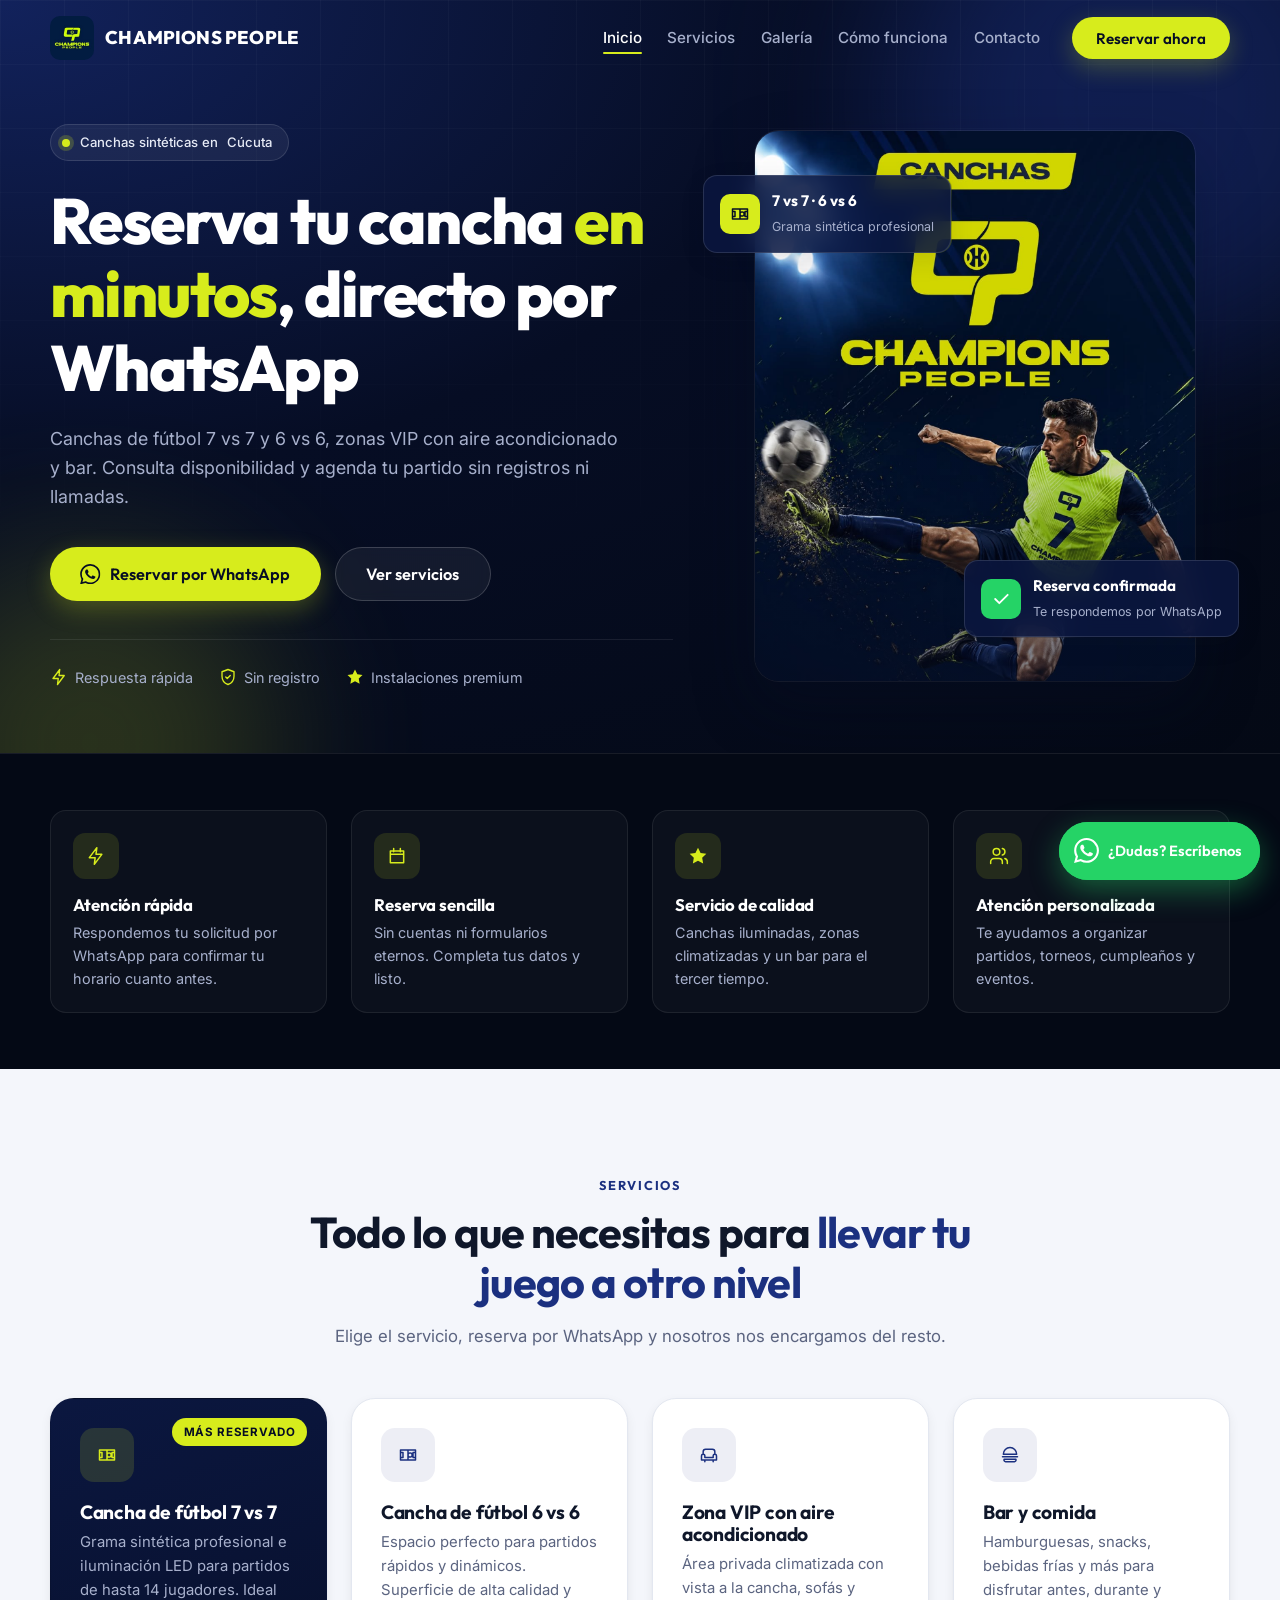
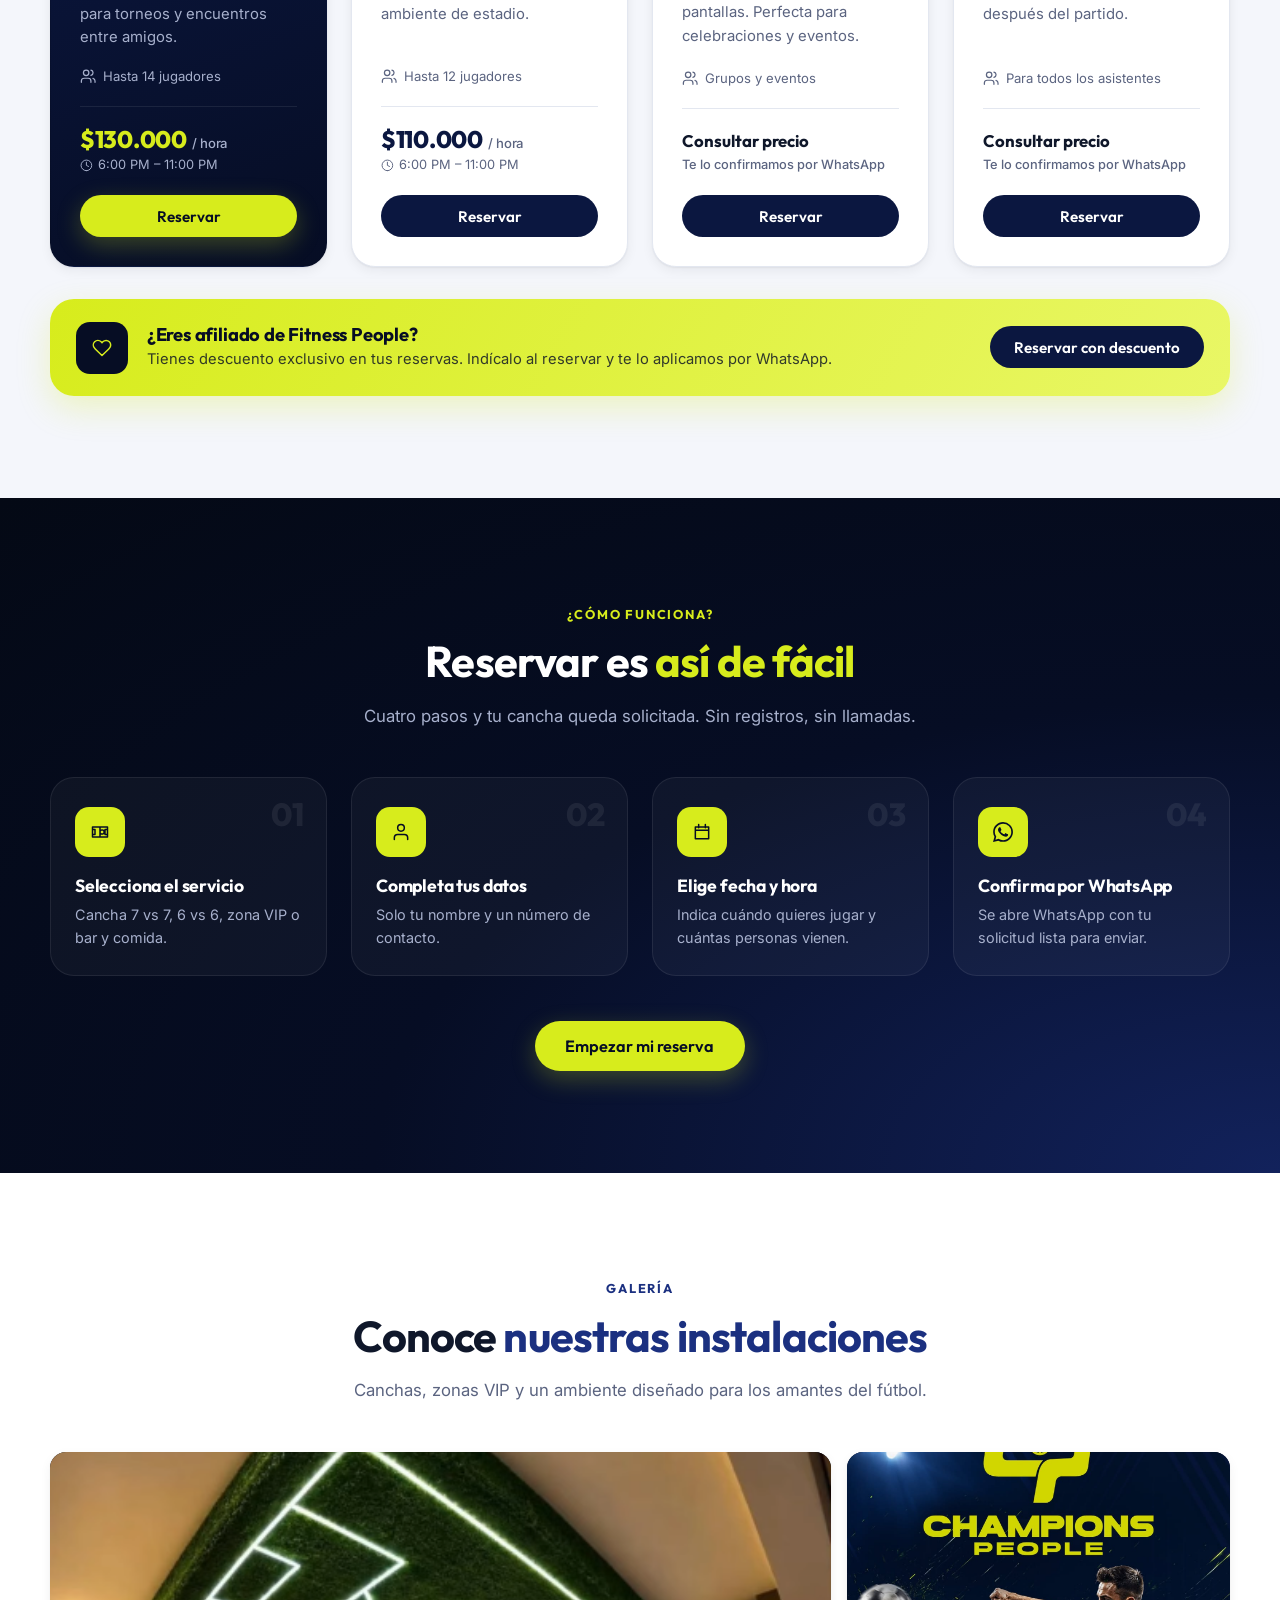
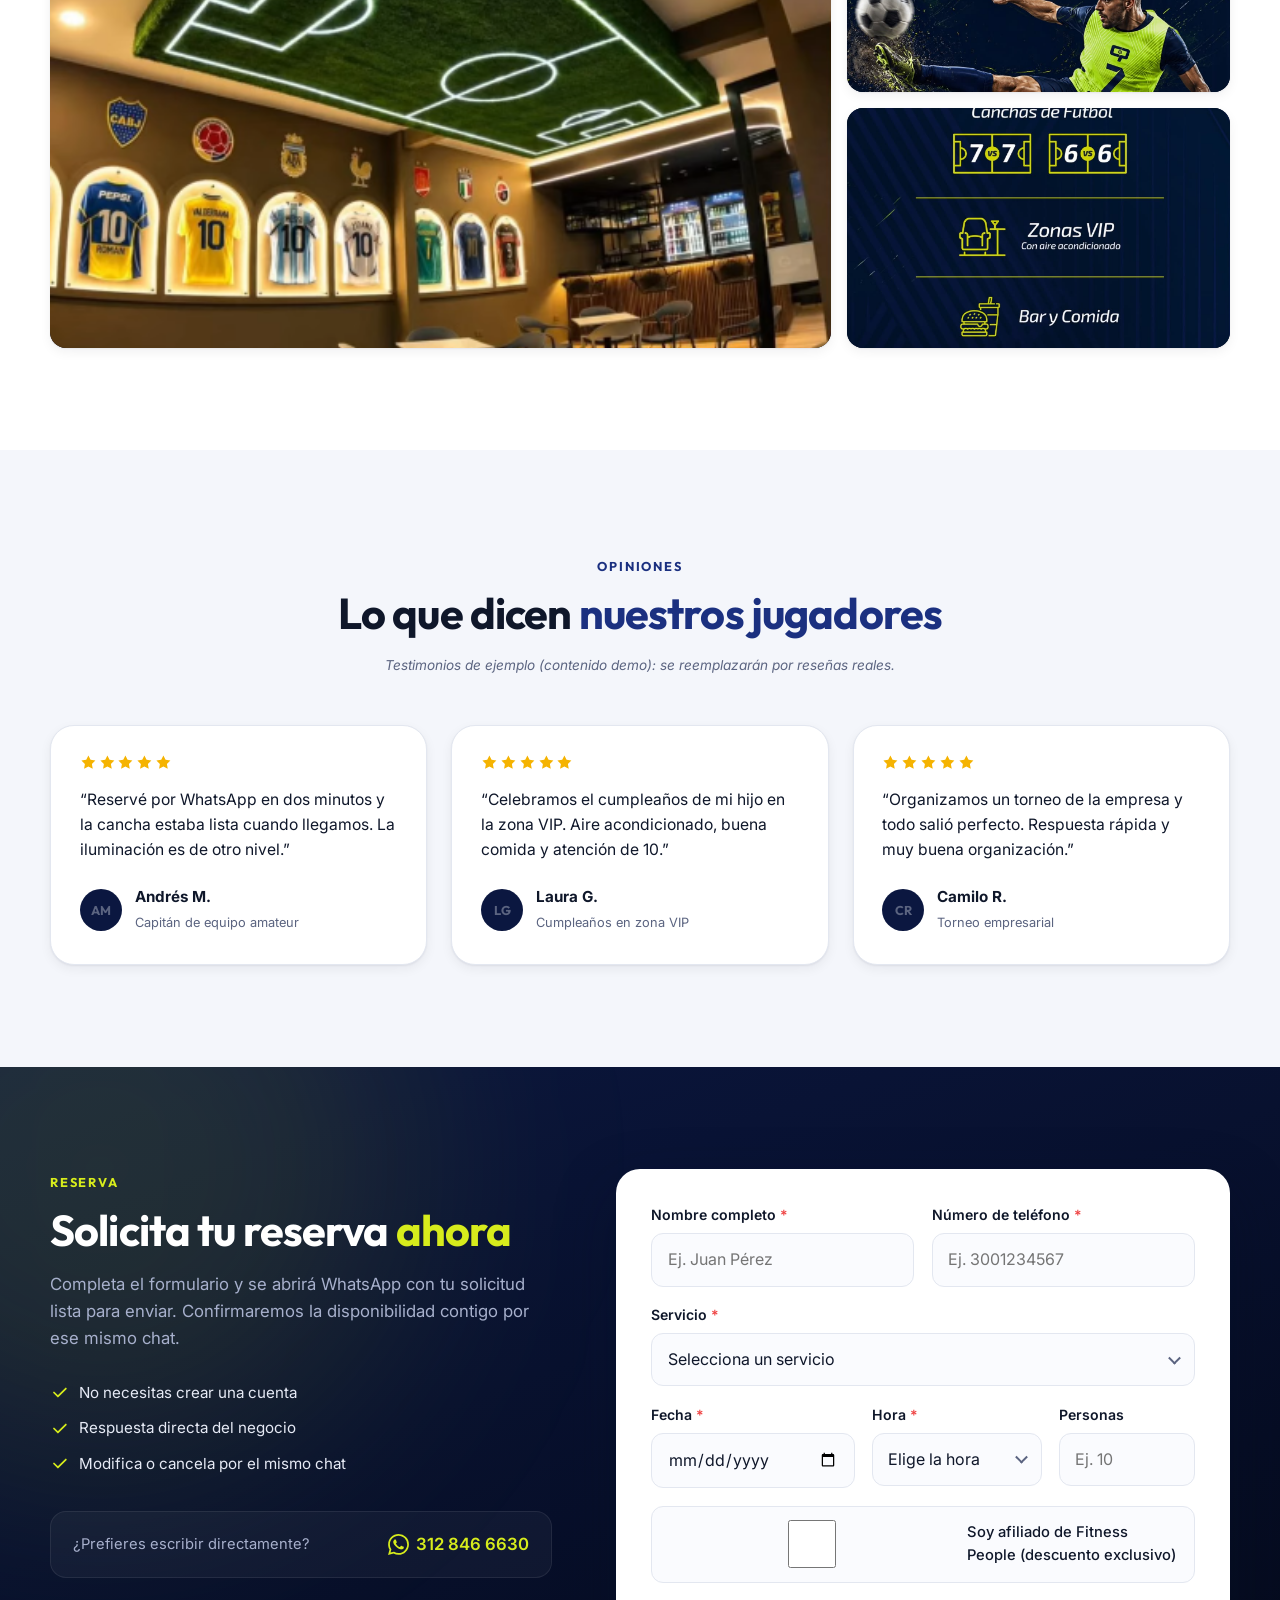
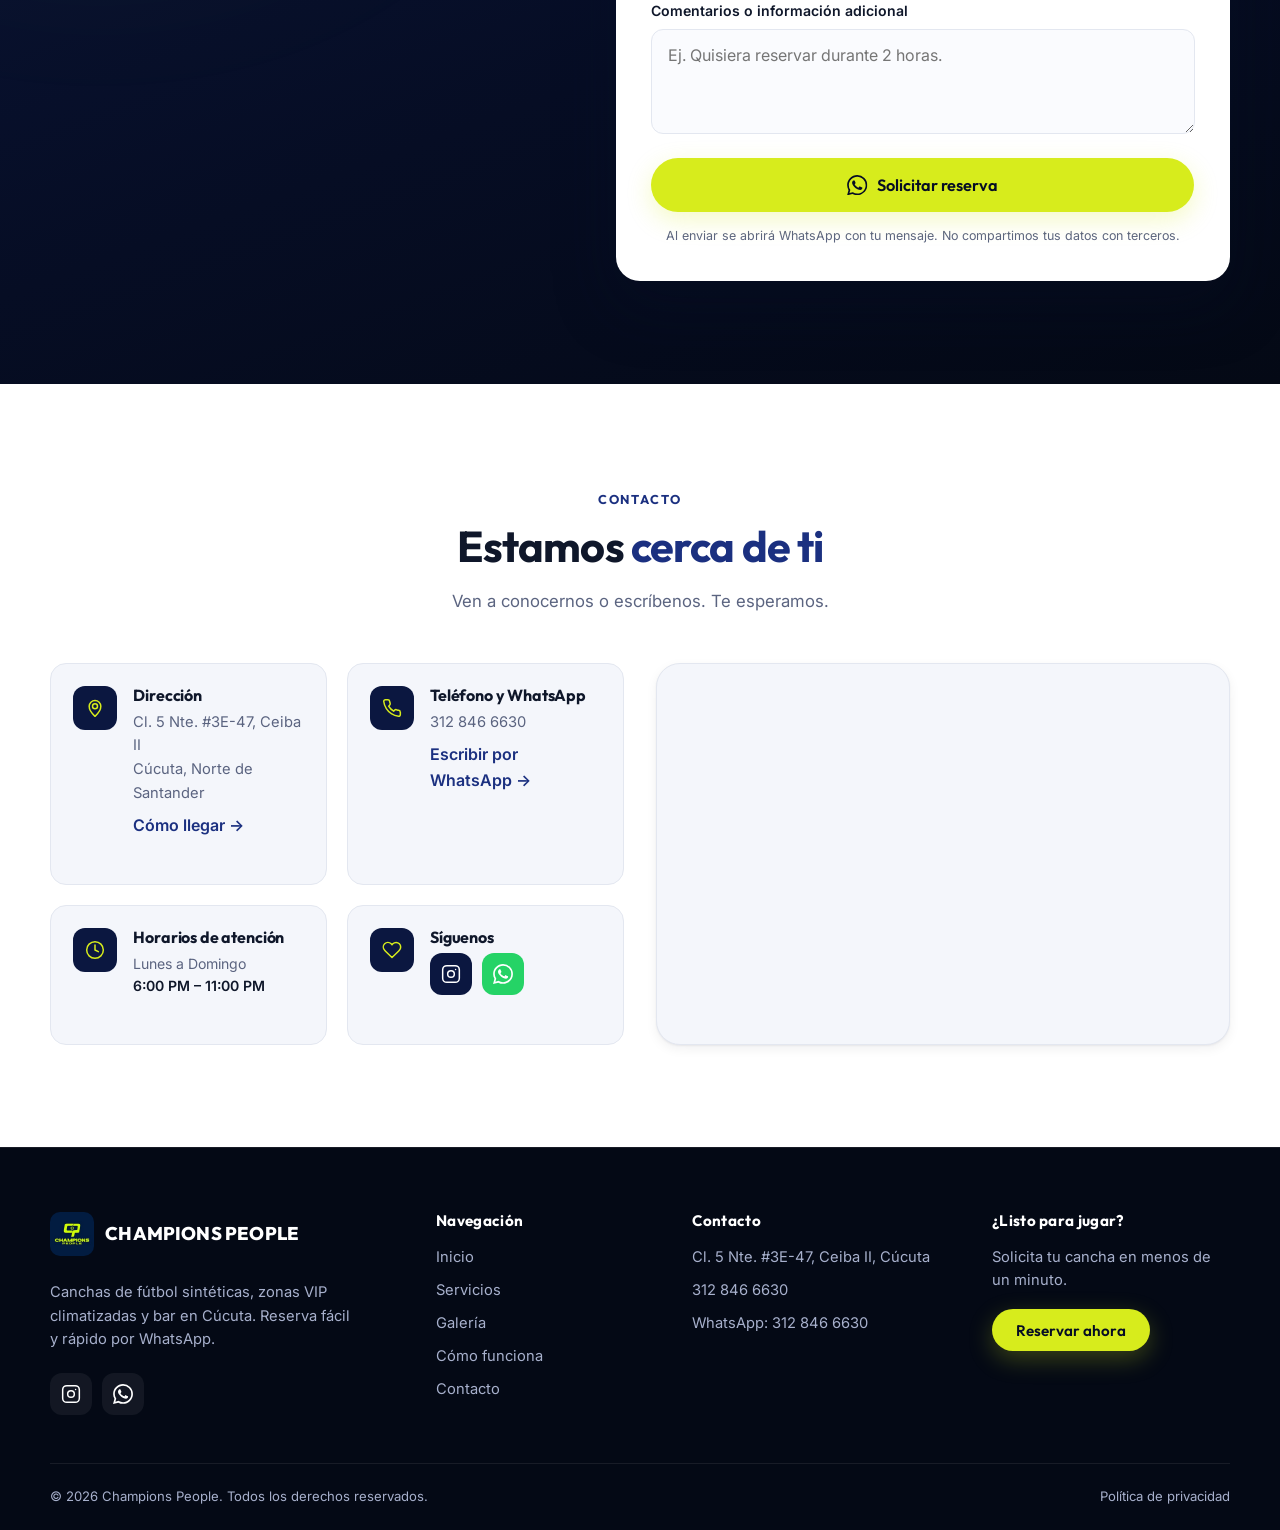
<file: index.html>
<!DOCTYPE html>
<html lang="es">
<head>
  <meta charset="UTF-8" />
  <meta name="viewport" content="width=device-width, initial-scale=1.0" />

  <!-- SEO básico -->
  <title>Champions People | Reserva tu cancha de fútbol en Cúcuta por WhatsApp</title>
  <meta name="description" content="Canchas de fútbol 7 vs 7 y 6 vs 6, zonas VIP con aire acondicionado y bar en Cúcuta. Consulta disponibilidad y reserva tu cancha en minutos por WhatsApp." />
  <meta name="theme-color" content="#060d24" />
  <link rel="canonical" href="https://www.championspeople.com/" />

  <!-- Open Graph / redes sociales -->
  <meta property="og:type" content="website" />
  <meta property="og:title" content="Champions People | Canchas de fútbol en Cúcuta" />
  <meta property="og:description" content="Reserva tu cancha, zona VIP o evento directamente por WhatsApp. Rápido, sencillo y sin registros." />
  <meta property="og:image" content="img/hero-jugador.png" />
  <meta property="og:url" content="https://www.championspeople.com/" />
  <meta property="og:locale" content="es_CO" />
  <meta name="twitter:card" content="summary_large_image" />

  <link rel="icon" href="img/logo.jpg" type="image/jpeg" />

  <!-- Tipografías -->
  <link rel="preconnect" href="https://fonts.googleapis.com" />
  <link rel="preconnect" href="https://fonts.gstatic.com" crossorigin />
  <link href="https://fonts.googleapis.com/css2?family=Outfit:wght@500;600;700;800&family=Inter:wght@400;500;600&display=swap" rel="stylesheet" />

  <link rel="stylesheet" href="css/styles.css" />
</head>
<body>

  <!-- ===================== HEADER ===================== -->
  <header class="header" id="header">
    <div class="container header__inner">
      <a href="#inicio" class="brand" aria-label="Champions People - Inicio">
        <img src="img/logo.jpg" alt="" class="brand__logo" width="44" height="44" />
        <span class="brand__name" data-bind="name">Champions People</span>
      </a>

      <nav class="nav" id="nav" aria-label="Navegación principal">
        <ul class="nav__list">
          <li><a href="#inicio" class="nav__link">Inicio</a></li>
          <li><a href="#servicios" class="nav__link">Servicios</a></li>
          <li><a href="#galeria" class="nav__link">Galería</a></li>
          <li><a href="#como-funciona" class="nav__link">Cómo funciona</a></li>
          <li><a href="#contacto" class="nav__link">Contacto</a></li>
        </ul>
        <a href="#reservar" class="btn btn--primary nav__cta">Reservar ahora</a>
      </nav>

      <button class="nav-toggle" id="navToggle" aria-label="Abrir menú" aria-expanded="false" aria-controls="nav">
        <span></span><span></span><span></span>
      </button>
    </div>
  </header>

  <main>
    <!-- ===================== HERO ===================== -->
    <section class="hero" id="inicio">
      <div class="hero__bg" aria-hidden="true">
        <span class="hero__glow hero__glow--1"></span>
        <span class="hero__glow hero__glow--2"></span>
        <span class="hero__lines"></span>
      </div>

      <div class="container hero__inner">
        <div class="hero__content">
          <span class="eyebrow reveal">
            <span class="eyebrow__dot"></span>
            Canchas sintéticas en <span data-bind="city">Cúcuta</span>
          </span>
          <h1 class="hero__title reveal">
            Reserva tu cancha <span class="text-accent">en minutos</span>, directo por WhatsApp
          </h1>
          <p class="hero__subtitle reveal">
            Canchas de fútbol 7 vs 7 y 6 vs 6, zonas VIP con aire acondicionado y bar.
            Consulta disponibilidad y agenda tu partido sin registros ni llamadas.
          </p>
          <div class="hero__actions reveal">
            <a href="#reservar" class="btn btn--primary btn--lg">
              <svg class="icon" viewBox="0 0 24 24" aria-hidden="true"><use href="#i-whatsapp"/></svg>
              Reservar por WhatsApp
            </a>
            <a href="#servicios" class="btn btn--ghost btn--lg">Ver servicios</a>
          </div>

          <ul class="hero__badges reveal" aria-label="Beneficios">
            <li><svg class="icon" viewBox="0 0 24 24" aria-hidden="true"><use href="#i-bolt"/></svg> Respuesta rápida</li>
            <li><svg class="icon" viewBox="0 0 24 24" aria-hidden="true"><use href="#i-shield"/></svg> Sin registro</li>
            <li><svg class="icon" viewBox="0 0 24 24" aria-hidden="true"><use href="#i-star"/></svg> Instalaciones premium</li>
          </ul>
        </div>

        <div class="hero__media reveal">
          <div class="hero__image-wrap">
            <img src="img/hero-jugador.png" alt="Jugador con uniforme de Champions People pateando un balón" class="hero__image" width="685" height="856" fetchpriority="high" />
          </div>
          <div class="hero__card hero__card--top">
            <span class="hero__card-icon"><svg class="icon" viewBox="0 0 24 24" aria-hidden="true"><use href="#i-field"/></svg></span>
            <div>
              <strong>7 vs 7 · 6 vs 6</strong>
              <small>Grama sintética profesional</small>
            </div>
          </div>
          <div class="hero__card hero__card--bottom">
            <span class="hero__card-icon hero__card-icon--green"><svg class="icon" viewBox="0 0 24 24" aria-hidden="true"><use href="#i-check"/></svg></span>
            <div>
              <strong>Reserva confirmada</strong>
              <small>Te respondemos por WhatsApp</small>
            </div>
          </div>
        </div>
      </div>
    </section>

    <!-- ===================== CONFIANZA ===================== -->
    <section class="trust" aria-label="Por qué elegirnos">
      <div class="container">
        <ul class="trust__grid">
          <li class="trust__item reveal">
            <span class="trust__icon"><svg class="icon" viewBox="0 0 24 24" aria-hidden="true"><use href="#i-bolt"/></svg></span>
            <h3>Atención rápida</h3>
            <p>Respondemos tu solicitud por WhatsApp para confirmar tu horario cuanto antes.</p>
          </li>
          <li class="trust__item reveal">
            <span class="trust__icon"><svg class="icon" viewBox="0 0 24 24" aria-hidden="true"><use href="#i-calendar"/></svg></span>
            <h3>Reserva sencilla</h3>
            <p>Sin cuentas ni formularios eternos. Completa tus datos y listo.</p>
          </li>
          <li class="trust__item reveal">
            <span class="trust__icon"><svg class="icon" viewBox="0 0 24 24" aria-hidden="true"><use href="#i-star"/></svg></span>
            <h3>Servicio de calidad</h3>
            <p>Canchas iluminadas, zonas climatizadas y un bar para el tercer tiempo.</p>
          </li>
          <li class="trust__item reveal">
            <span class="trust__icon"><svg class="icon" viewBox="0 0 24 24" aria-hidden="true"><use href="#i-users"/></svg></span>
            <h3>Atención personalizada</h3>
            <p>Te ayudamos a organizar partidos, torneos, cumpleaños y eventos.</p>
          </li>
        </ul>
      </div>
    </section>

    <!-- ===================== SERVICIOS ===================== -->
    <section class="section services" id="servicios">
      <div class="container">
        <header class="section__header reveal">
          <span class="section__kicker">Servicios</span>
          <h2 class="section__title">Todo lo que necesitas para <span class="text-accent">llevar tu juego a otro nivel</span></h2>
          <p class="section__lead">Elige el servicio, reserva por WhatsApp y nosotros nos encargamos del resto.</p>
        </header>

        <!-- Las tarjetas se generan desde js/config.js -->
        <div class="services__grid" id="servicesGrid"></div>

        <!-- Banner de descuento (BUSINESS.membership en js/config.js) -->
        <aside class="promo reveal" id="membershipBanner">
          <span class="promo__icon"><svg class="icon" viewBox="0 0 24 24" aria-hidden="true"><use href="#i-heart"/></svg></span>
          <div class="promo__body">
            <h3 class="promo__title"></h3>
            <p class="promo__text"></p>
          </div>
          <a href="#reservar" class="btn btn--dark promo__btn" data-member-cta>Reservar con descuento</a>
        </aside>
      </div>
    </section>

    <!-- ===================== CÓMO FUNCIONA ===================== -->
    <section class="section steps" id="como-funciona">
      <div class="container">
        <header class="section__header section__header--light reveal">
          <span class="section__kicker">¿Cómo funciona?</span>
          <h2 class="section__title">Reservar es <span class="text-accent">así de fácil</span></h2>
          <p class="section__lead">Cuatro pasos y tu cancha queda solicitada. Sin registros, sin llamadas.</p>
        </header>

        <ol class="steps__list">
          <li class="step reveal">
            <span class="step__number">01</span>
            <span class="step__icon"><svg class="icon" viewBox="0 0 24 24" aria-hidden="true"><use href="#i-field"/></svg></span>
            <h3>Selecciona el servicio</h3>
            <p>Cancha 7 vs 7, 6 vs 6, zona VIP o bar y comida.</p>
          </li>
          <li class="step reveal">
            <span class="step__number">02</span>
            <span class="step__icon"><svg class="icon" viewBox="0 0 24 24" aria-hidden="true"><use href="#i-user"/></svg></span>
            <h3>Completa tus datos</h3>
            <p>Solo tu nombre y un número de contacto.</p>
          </li>
          <li class="step reveal">
            <span class="step__number">03</span>
            <span class="step__icon"><svg class="icon" viewBox="0 0 24 24" aria-hidden="true"><use href="#i-calendar"/></svg></span>
            <h3>Elige fecha y hora</h3>
            <p>Indica cuándo quieres jugar y cuántas personas vienen.</p>
          </li>
          <li class="step reveal">
            <span class="step__number">04</span>
            <span class="step__icon"><svg class="icon" viewBox="0 0 24 24" aria-hidden="true"><use href="#i-whatsapp"/></svg></span>
            <h3>Confirma por WhatsApp</h3>
            <p>Se abre WhatsApp con tu solicitud lista para enviar.</p>
          </li>
        </ol>

        <div class="steps__cta reveal">
          <a href="#reservar" class="btn btn--primary btn--lg">Empezar mi reserva</a>
        </div>
      </div>
    </section>

    <!-- ===================== GALERÍA ===================== -->
    <section class="section gallery" id="galeria">
      <div class="container">
        <header class="section__header reveal">
          <span class="section__kicker">Galería</span>
          <h2 class="section__title">Conoce <span class="text-accent">nuestras instalaciones</span></h2>
          <p class="section__lead">Canchas, zonas VIP y un ambiente diseñado para los amantes del fútbol.</p>
        </header>

        <!-- Las imágenes se generan desde js/config.js -->
        <div class="gallery__grid" id="galleryGrid"></div>
      </div>
    </section>

    <!-- ===================== TESTIMONIOS ===================== -->
    <section class="section testimonials" id="testimonios" aria-label="Opiniones de clientes">
      <div class="container">
        <header class="section__header reveal">
          <span class="section__kicker">Opiniones</span>
          <h2 class="section__title">Lo que dicen <span class="text-accent">nuestros jugadores</span></h2>
          <p class="section__lead section__lead--note">Testimonios de ejemplo (contenido demo): se reemplazarán por reseñas reales.</p>
        </header>
        <div class="testimonials__grid" id="testimonialsGrid"></div>
      </div>
    </section>

    <!-- ===================== RESERVA ===================== -->
    <section class="section booking" id="reservar">
      <div class="container booking__inner">
        <div class="booking__intro reveal">
          <span class="section__kicker">Reserva</span>
          <h2 class="section__title">Solicita tu reserva <span class="text-accent">ahora</span></h2>
          <p class="section__lead">
            Completa el formulario y se abrirá WhatsApp con tu solicitud lista para enviar.
            Confirmaremos la disponibilidad contigo por ese mismo chat.
          </p>
          <ul class="booking__points">
            <li><svg class="icon" viewBox="0 0 24 24" aria-hidden="true"><use href="#i-check"/></svg> No necesitas crear una cuenta</li>
            <li><svg class="icon" viewBox="0 0 24 24" aria-hidden="true"><use href="#i-check"/></svg> Respuesta directa del negocio</li>
            <li><svg class="icon" viewBox="0 0 24 24" aria-hidden="true"><use href="#i-check"/></svg> Modifica o cancela por el mismo chat</li>
          </ul>
          <div class="booking__direct">
            <span>¿Prefieres escribir directamente?</span>
            <a href="#" class="link-accent" data-wa-link>
              <svg class="icon" viewBox="0 0 24 24" aria-hidden="true"><use href="#i-whatsapp"/></svg>
              <span data-bind="whatsappDisplay">312 846 6630</span>
            </a>
          </div>
        </div>

        <form class="form reveal" id="bookingForm" novalidate>
          <div class="form__row">
            <div class="field">
              <label for="name">Nombre completo <span aria-hidden="true">*</span></label>
              <input type="text" id="name" name="name" autocomplete="name" placeholder="Ej. Juan Pérez" required minlength="3" />
              <p class="field__error" id="name-error" aria-live="polite"></p>
            </div>
            <div class="field">
              <label for="phone">Número de teléfono <span aria-hidden="true">*</span></label>
              <input type="tel" id="phone" name="phone" autocomplete="tel" inputmode="numeric" placeholder="Ej. 3001234567" required />
              <p class="field__error" id="phone-error" aria-live="polite"></p>
            </div>
          </div>

          <div class="field">
            <label for="service">Servicio <span aria-hidden="true">*</span></label>
            <div class="select-wrap">
              <select id="service" name="service" required>
                <option value="" disabled selected>Selecciona un servicio</option>
              </select>
            </div>
            <p class="field__error" id="service-error" aria-live="polite"></p>
          </div>

          <div class="form__row form__row--3">
            <div class="field">
              <label for="date">Fecha <span aria-hidden="true">*</span></label>
              <input type="date" id="date" name="date" required />
              <p class="field__error" id="date-error" aria-live="polite"></p>
            </div>
            <div class="field">
              <label for="time">Hora <span aria-hidden="true">*</span></label>
              <div class="select-wrap">
                <select id="time" name="time" required>
                  <option value="" disabled selected>Elige la hora</option>
                </select>
              </div>
              <p class="field__error" id="time-error" aria-live="polite"></p>
            </div>
            <div class="field">
              <label for="people">Personas</label>
              <input type="number" id="people" name="people" min="1" inputmode="numeric" placeholder="Ej. 10" />
              <p class="field__error" id="people-error" aria-live="polite"></p>
            </div>
          </div>

          <div class="field field--check" id="membershipField">
            <label for="member" class="check">
              <input type="checkbox" id="member" name="member" />
              <span></span>
            </label>
          </div>

          <div class="field">
            <label for="comments">Comentarios o información adicional</label>
            <textarea id="comments" name="comments" rows="3" maxlength="400" placeholder="Ej. Quisiera reservar durante 2 horas."></textarea>
          </div>

          <button type="submit" class="btn btn--primary btn--lg btn--block" id="submitBtn">
            <svg class="icon" viewBox="0 0 24 24" aria-hidden="true"><use href="#i-whatsapp"/></svg>
            <span>Solicitar reserva</span>
          </button>

          <p class="form__hint">Al enviar se abrirá WhatsApp con tu mensaje. No compartimos tus datos con terceros.</p>

          <div class="form__success" id="formSuccess" role="status" aria-live="polite" hidden>
            <span class="form__success-icon"><svg class="icon" viewBox="0 0 24 24" aria-hidden="true"><use href="#i-check"/></svg></span>
            <div>
              <strong>¡Tu solicitud está lista!</strong>
              <p>Se abrió WhatsApp con el mensaje. Si no se abrió automáticamente, <a href="#" id="successLink" target="_blank" rel="noopener">haz clic aquí</a>.</p>
            </div>
          </div>
        </form>
      </div>
    </section>

    <!-- ===================== CONTACTO ===================== -->
    <section class="section contact" id="contacto">
      <div class="container">
        <header class="section__header reveal">
          <span class="section__kicker">Contacto</span>
          <h2 class="section__title">Estamos <span class="text-accent">cerca de ti</span></h2>
          <p class="section__lead">Ven a conocernos o escríbenos. Te esperamos.</p>
        </header>

        <div class="contact__grid">
          <div class="contact__cards reveal">
            <article class="contact__card">
              <span class="contact__icon"><svg class="icon" viewBox="0 0 24 24" aria-hidden="true"><use href="#i-pin"/></svg></span>
              <div>
                <h3>Dirección</h3>
                <p><span data-bind="address">Cl. 5 Nte. #3E-47, Ceiba II</span><br /><span data-bind="addressCity">Cúcuta, Norte de Santander</span></p>
                <a href="#" class="link-accent" data-maps-link target="_blank" rel="noopener">Cómo llegar →</a>
              </div>
            </article>

            <article class="contact__card">
              <span class="contact__icon"><svg class="icon" viewBox="0 0 24 24" aria-hidden="true"><use href="#i-phone"/></svg></span>
              <div>
                <h3>Teléfono y WhatsApp</h3>
                <p><a href="#" data-tel-link data-bind="phoneDisplay">312 846 6630</a></p>
                <a href="#" class="link-accent" data-wa-link target="_blank" rel="noopener">Escribir por WhatsApp →</a>
              </div>
            </article>

            <article class="contact__card">
              <span class="contact__icon"><svg class="icon" viewBox="0 0 24 24" aria-hidden="true"><use href="#i-clock"/></svg></span>
              <div>
                <h3>Horarios de atención</h3>
                <ul class="hours" id="hoursList"></ul>
              </div>
            </article>

            <article class="contact__card">
              <span class="contact__icon"><svg class="icon" viewBox="0 0 24 24" aria-hidden="true"><use href="#i-heart"/></svg></span>
              <div>
                <h3>Síguenos</h3>
                <div class="social" id="contactSocial"></div>
              </div>
            </article>
          </div>

          <div class="contact__map reveal">
            <!-- Mapa de Google Maps embebido. Se genera desde BUSINESS.mapsQuery en js/config.js -->
            <iframe id="mapFrame" title="Ubicación de Champions People en Google Maps" loading="lazy" allowfullscreen referrerpolicy="no-referrer-when-downgrade"></iframe>
          </div>
        </div>
      </div>
    </section>
  </main>

  <!-- ===================== FOOTER ===================== -->
  <footer class="footer">
    <div class="container">
      <div class="footer__grid">
        <div class="footer__brand">
          <a href="#inicio" class="brand">
            <img src="img/logo.jpg" alt="" class="brand__logo" width="44" height="44" />
            <span class="brand__name" data-bind="name">Champions People</span>
          </a>
          <p>Canchas de fútbol sintéticas, zonas VIP climatizadas y bar en Cúcuta. Reserva fácil y rápido por WhatsApp.</p>
          <div class="social" id="footerSocial"></div>
        </div>

        <nav class="footer__col" aria-label="Enlaces del sitio">
          <h4>Navegación</h4>
          <ul>
            <li><a href="#inicio">Inicio</a></li>
            <li><a href="#servicios">Servicios</a></li>
            <li><a href="#galeria">Galería</a></li>
            <li><a href="#como-funciona">Cómo funciona</a></li>
            <li><a href="#contacto">Contacto</a></li>
          </ul>
        </nav>

        <div class="footer__col">
          <h4>Contacto</h4>
          <ul>
            <li><span data-bind="address">Cl. 5 Nte. #3E-47, Ceiba II</span>, <span data-bind="city">Cúcuta</span></li>
            <li><a href="#" data-tel-link data-bind="phoneDisplay">312 846 6630</a></li>
            <li><a href="#" data-wa-link target="_blank" rel="noopener">WhatsApp: <span data-bind="whatsappDisplay">312 846 6630</span></a></li>
          </ul>
        </div>

        <div class="footer__col footer__cta">
          <h4>¿Listo para jugar?</h4>
          <p>Solicita tu cancha en menos de un minuto.</p>
          <a href="#reservar" class="btn btn--primary">Reservar ahora</a>
        </div>
      </div>

      <div class="footer__bottom">
        <p>© <span id="year"></span> <span data-bind="name">Champions People</span>. Todos los derechos reservados.</p>
        <a href="privacidad.html">Política de privacidad</a>
      </div>
    </div>
  </footer>

  <!-- ===================== BOTÓN FLOTANTE WHATSAPP ===================== -->
  <a href="#" class="wa-float" data-wa-link target="_blank" rel="noopener" aria-label="Chatear por WhatsApp">
    <svg class="icon" viewBox="0 0 24 24" aria-hidden="true"><use href="#i-whatsapp"/></svg>
    <span class="wa-float__label">¿Dudas? Escríbenos</span>
  </a>

  <!-- ===================== ICONOS SVG (sprite) ===================== -->
  <svg width="0" height="0" style="position:absolute" aria-hidden="true">
    <symbol id="i-whatsapp" viewBox="0 0 24 24"><path fill="currentColor" d="M17.47 14.38c-.3-.15-1.76-.87-2.03-.97-.27-.1-.47-.15-.67.15-.2.3-.77.97-.94 1.17-.17.2-.35.22-.64.07-.3-.15-1.26-.46-2.4-1.48-.88-.79-1.48-1.76-1.65-2.06-.17-.3-.02-.46.13-.61.13-.13.3-.35.45-.52.15-.17.2-.3.3-.5.1-.2.05-.37-.03-.52-.07-.15-.67-1.61-.91-2.2-.24-.58-.49-.5-.67-.51h-.57c-.2 0-.52.07-.79.37-.27.3-1.04 1.02-1.04 2.48s1.07 2.88 1.21 3.08c.15.2 2.1 3.2 5.08 4.49.71.31 1.26.49 1.7.63.71.23 1.36.2 1.87.12.57-.08 1.76-.72 2-1.41.25-.7.25-1.29.17-1.41-.07-.13-.27-.2-.57-.35M12.05 21.8h-.01a9.87 9.87 0 0 1-5.03-1.38l-.36-.21-3.74.98 1-3.65-.24-.37a9.86 9.86 0 0 1-1.51-5.26c0-5.45 4.44-9.88 9.9-9.88 2.64 0 5.12 1.03 6.99 2.9a9.82 9.82 0 0 1 2.89 6.99c0 5.45-4.44 9.88-9.89 9.88M20.46 3.52A11.82 11.82 0 0 0 12.05 0C5.5 0 .16 5.33.16 11.89c0 2.1.55 4.14 1.59 5.95L.06 24l6.3-1.65a11.9 11.9 0 0 0 5.68 1.45h.01c6.55 0 11.89-5.33 11.89-11.89 0-3.18-1.24-6.16-3.48-8.41"/></symbol>
    <symbol id="i-field" viewBox="0 0 24 24"><path fill="none" stroke="currentColor" stroke-width="1.8" stroke-linecap="round" stroke-linejoin="round" d="M3 6h18v12H3zM12 6v12M12 12a2.5 2.5 0 1 0 0-.01M3 9h3v6H3M21 9h-3v6h3"/></symbol>
    <symbol id="i-vip" viewBox="0 0 24 24"><path fill="none" stroke="currentColor" stroke-width="1.8" stroke-linecap="round" stroke-linejoin="round" d="M5 11V8a3 3 0 0 1 3-3h8a3 3 0 0 1 3 3v3M3 13a2 2 0 0 1 4 0v2h10v-2a2 2 0 0 1 4 0v5H3zM7 18v2M17 18v2"/></symbol>
    <symbol id="i-food" viewBox="0 0 24 24"><path fill="none" stroke="currentColor" stroke-width="1.8" stroke-linecap="round" stroke-linejoin="round" d="M4 11h16M4 11a8 8 0 0 1 16 0M3 14h18M5 17h14a2 2 0 0 1-2 3H7a2 2 0 0 1-2-3z"/></symbol>
    <symbol id="i-trophy" viewBox="0 0 24 24"><path fill="none" stroke="currentColor" stroke-width="1.8" stroke-linecap="round" stroke-linejoin="round" d="M8 21h8M12 17v4M7 4h10v5a5 5 0 0 1-10 0zM7 6H4a3 3 0 0 0 3 5M17 6h3a3 3 0 0 1-3 5"/></symbol>
    <symbol id="i-bolt" viewBox="0 0 24 24"><path fill="none" stroke="currentColor" stroke-width="1.8" stroke-linecap="round" stroke-linejoin="round" d="M13 2 4 14h7l-1 8 9-12h-7z"/></symbol>
    <symbol id="i-shield" viewBox="0 0 24 24"><path fill="none" stroke="currentColor" stroke-width="1.8" stroke-linecap="round" stroke-linejoin="round" d="M12 2 4 5v6c0 5 3.4 9.4 8 11 4.6-1.6 8-6 8-11V5zM9 12l2 2 4-4"/></symbol>
    <symbol id="i-star" viewBox="0 0 24 24"><path fill="currentColor" d="m12 2 3.09 6.26L22 9.27l-5 4.87L18.18 21 12 17.77 5.82 21 7 14.14l-5-4.87 6.91-1.01z"/></symbol>
    <symbol id="i-check" viewBox="0 0 24 24"><path fill="none" stroke="currentColor" stroke-width="2.2" stroke-linecap="round" stroke-linejoin="round" d="m5 12 5 5L20 7"/></symbol>
    <symbol id="i-calendar" viewBox="0 0 24 24"><path fill="none" stroke="currentColor" stroke-width="1.8" stroke-linecap="round" stroke-linejoin="round" d="M4 6h16v14H4zM4 10h16M8 3v4M16 3v4"/></symbol>
    <symbol id="i-users" viewBox="0 0 24 24"><path fill="none" stroke="currentColor" stroke-width="1.8" stroke-linecap="round" stroke-linejoin="round" d="M16 21v-2a4 4 0 0 0-4-4H6a4 4 0 0 0-4 4v2M9 11a4 4 0 1 0 0-8 4 4 0 0 0 0 8M22 21v-2a4 4 0 0 0-3-3.9M16 3.1a4 4 0 0 1 0 7.8"/></symbol>
    <symbol id="i-user" viewBox="0 0 24 24"><path fill="none" stroke="currentColor" stroke-width="1.8" stroke-linecap="round" stroke-linejoin="round" d="M20 21v-2a4 4 0 0 0-4-4H8a4 4 0 0 0-4 4v2M12 11a4 4 0 1 0 0-8 4 4 0 0 0 0 8"/></symbol>
    <symbol id="i-pin" viewBox="0 0 24 24"><path fill="none" stroke="currentColor" stroke-width="1.8" stroke-linecap="round" stroke-linejoin="round" d="M12 22s7-6.2 7-12a7 7 0 1 0-14 0c0 5.8 7 12 7 12zM12 13a3 3 0 1 0 0-6 3 3 0 0 0 0 6"/></symbol>
    <symbol id="i-phone" viewBox="0 0 24 24"><path fill="none" stroke="currentColor" stroke-width="1.8" stroke-linecap="round" stroke-linejoin="round" d="M22 16.9v3a2 2 0 0 1-2.2 2 19.8 19.8 0 0 1-8.6-3.1 19.5 19.5 0 0 1-6-6A19.8 19.8 0 0 1 2.1 4.2 2 2 0 0 1 4.1 2h3a2 2 0 0 1 2 1.7c.1.9.4 1.8.7 2.7a2 2 0 0 1-.5 2.1L8 9.8a16 16 0 0 0 6 6l1.3-1.3a2 2 0 0 1 2.1-.4c.9.3 1.8.6 2.7.7a2 2 0 0 1 1.7 2z"/></symbol>
    <symbol id="i-clock" viewBox="0 0 24 24"><path fill="none" stroke="currentColor" stroke-width="1.8" stroke-linecap="round" stroke-linejoin="round" d="M12 22a10 10 0 1 0 0-20 10 10 0 0 0 0 20M12 6v6l4 2"/></symbol>
    <symbol id="i-heart" viewBox="0 0 24 24"><path fill="none" stroke="currentColor" stroke-width="1.8" stroke-linecap="round" stroke-linejoin="round" d="M20.8 4.6a5.5 5.5 0 0 0-7.8 0L12 5.7l-1-1.1a5.5 5.5 0 0 0-7.8 7.8l1 1L12 21l7.8-7.6 1-1a5.5 5.5 0 0 0 0-7.8"/></symbol>
    <symbol id="i-instagram" viewBox="0 0 24 24"><path fill="none" stroke="currentColor" stroke-width="1.8" stroke-linecap="round" stroke-linejoin="round" d="M7 2h10a5 5 0 0 1 5 5v10a5 5 0 0 1-5 5H7a5 5 0 0 1-5-5V7a5 5 0 0 1 5-5zM12 16a4 4 0 1 0 0-8 4 4 0 0 0 0 8M17.5 6.5h.01"/></symbol>
    <symbol id="i-facebook" viewBox="0 0 24 24"><path fill="none" stroke="currentColor" stroke-width="1.8" stroke-linecap="round" stroke-linejoin="round" d="M18 2h-3a5 5 0 0 0-5 5v3H7v4h3v8h4v-8h3l1-4h-4V7a1 1 0 0 1 1-1h3z"/></symbol>
    <symbol id="i-tiktok" viewBox="0 0 24 24"><path fill="none" stroke="currentColor" stroke-width="1.8" stroke-linecap="round" stroke-linejoin="round" d="M15 3v9.5a3.5 3.5 0 1 1-3.5-3.5M15 3a5 5 0 0 0 5 5"/></symbol>
  </svg>

  <script src="js/config.js"></script>
  <script src="js/main.js"></script>
</body>
</html>
</file>
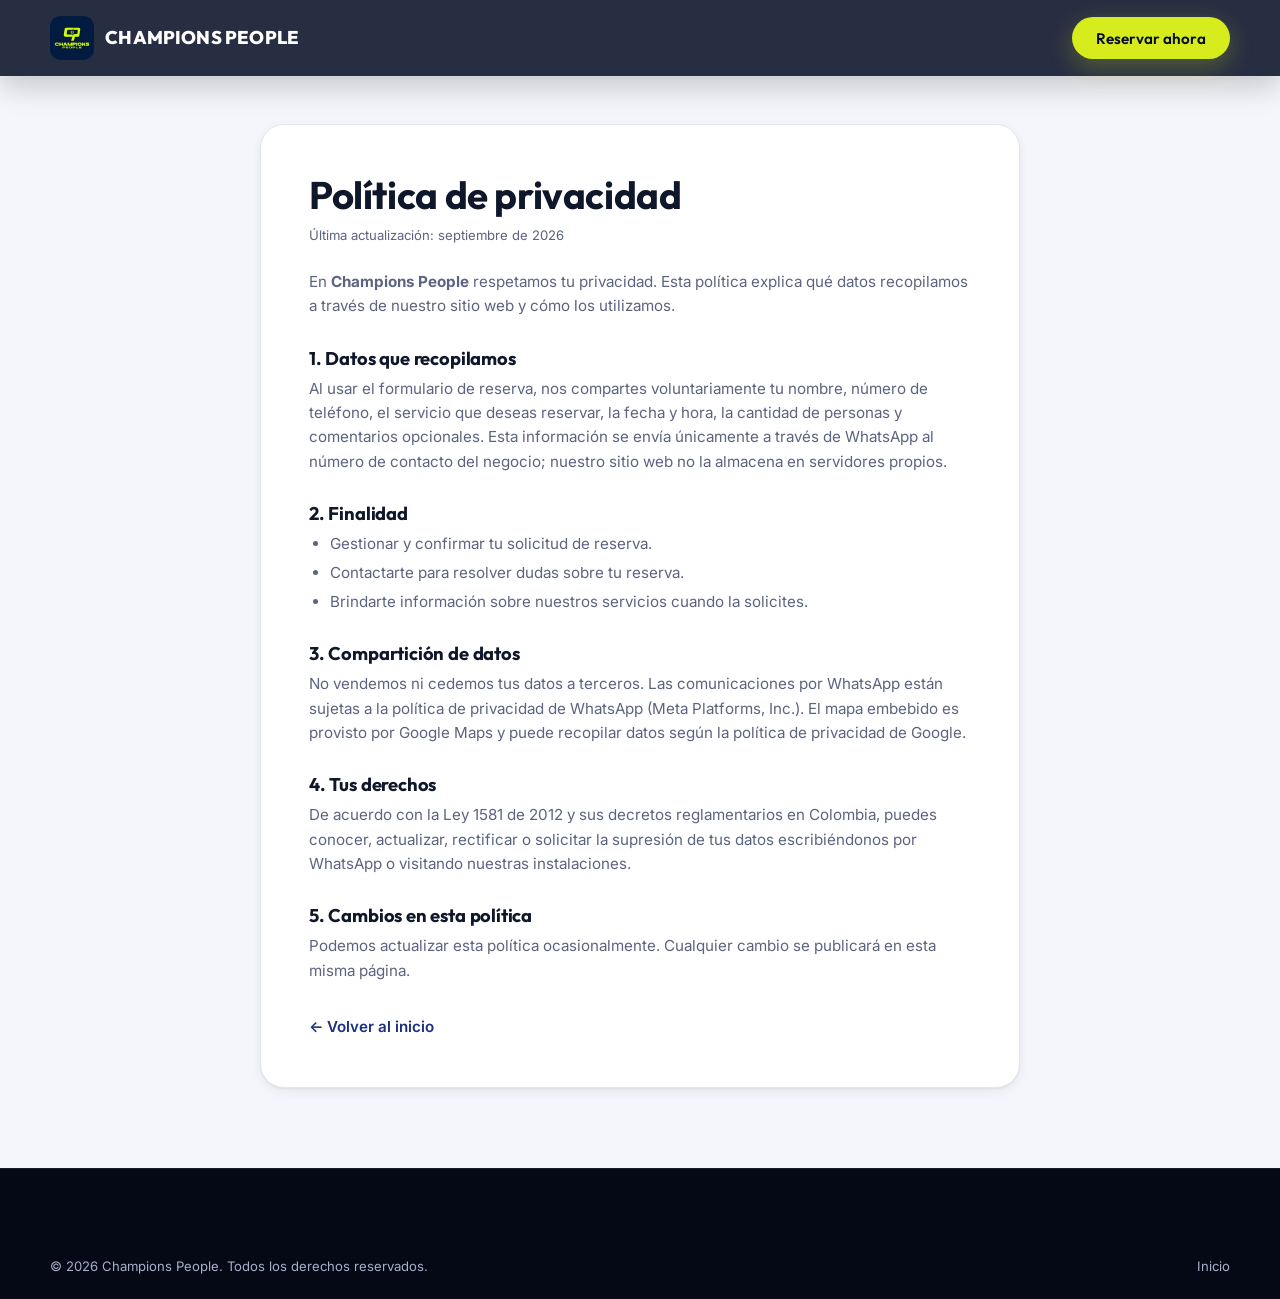
<file: privacidad.html>
<!DOCTYPE html>
<html lang="es">
<head>
  <meta charset="UTF-8" />
  <meta name="viewport" content="width=device-width, initial-scale=1.0" />
  <title>Política de privacidad | Champions People</title>
  <meta name="description" content="Política de privacidad y tratamiento de datos de Champions People." />
  <meta name="robots" content="noindex" />
  <link rel="icon" href="img/logo.jpg" type="image/jpeg" />
  <link rel="preconnect" href="https://fonts.googleapis.com" />
  <link rel="preconnect" href="https://fonts.gstatic.com" crossorigin />
  <link href="https://fonts.googleapis.com/css2?family=Outfit:wght@600;700;800&family=Inter:wght@400;500;600&display=swap" rel="stylesheet" />
  <link rel="stylesheet" href="css/styles.css" />
  <style>
    .legal { padding-top: calc(var(--header-h) + 3rem); padding-bottom: 5rem; min-height: 70vh; }
    .legal__box { max-width: 760px; margin-inline: auto; background: var(--surface); border: 1px solid var(--border); border-radius: var(--radius-lg); padding: clamp(1.6rem, 4vw, 3rem); box-shadow: var(--shadow-sm); }
    .legal h1 { font-size: clamp(1.8rem, 4vw, 2.4rem); margin-bottom: 0.5rem; }
    .legal h2 { font-size: 1.15rem; margin: 1.8rem 0 0.5rem; }
    .legal p, .legal li { color: var(--text-muted); font-size: 0.95rem; }
    .legal ul { list-style: disc; padding-left: 1.3rem; display: grid; gap: 0.3rem; }
    .legal .updated { font-size: 0.82rem; margin-bottom: 1.5rem; }
    .header { background: var(--navy-900); }
  </style>
</head>
<body>
  <header class="header is-scrolled" id="header">
    <div class="container header__inner">
      <a href="index.html" class="brand" aria-label="Champions People - Inicio">
        <img src="img/logo.jpg" alt="" class="brand__logo" width="44" height="44" />
        <span class="brand__name">Champions People</span>
      </a>
      <a href="index.html#reservar" class="btn btn--primary">Reservar ahora</a>
    </div>
  </header>

  <main class="legal">
    <div class="container">
      <article class="legal__box">
        <h1>Política de privacidad</h1>
        <p class="updated">Última actualización: septiembre de 2026</p>

        <p>En <strong>Champions People</strong> respetamos tu privacidad. Esta política explica qué datos recopilamos a través de nuestro sitio web y cómo los utilizamos.</p>

        <h2>1. Datos que recopilamos</h2>
        <p>Al usar el formulario de reserva, nos compartes voluntariamente tu nombre, número de teléfono, el servicio que deseas reservar, la fecha y hora, la cantidad de personas y comentarios opcionales. Esta información se envía únicamente a través de WhatsApp al número de contacto del negocio; nuestro sitio web no la almacena en servidores propios.</p>

        <h2>2. Finalidad</h2>
        <ul>
          <li>Gestionar y confirmar tu solicitud de reserva.</li>
          <li>Contactarte para resolver dudas sobre tu reserva.</li>
          <li>Brindarte información sobre nuestros servicios cuando la solicites.</li>
        </ul>

        <h2>3. Compartición de datos</h2>
        <p>No vendemos ni cedemos tus datos a terceros. Las comunicaciones por WhatsApp están sujetas a la política de privacidad de WhatsApp (Meta Platforms, Inc.). El mapa embebido es provisto por Google Maps y puede recopilar datos según la política de privacidad de Google.</p>

        <h2>4. Tus derechos</h2>
        <p>De acuerdo con la Ley 1581 de 2012 y sus decretos reglamentarios en Colombia, puedes conocer, actualizar, rectificar o solicitar la supresión de tus datos escribiéndonos por WhatsApp o visitando nuestras instalaciones.</p>

        <h2>5. Cambios en esta política</h2>
        <p>Podemos actualizar esta política ocasionalmente. Cualquier cambio se publicará en esta misma página.</p>

        <p style="margin-top:2rem"><a href="index.html" class="link-accent">← Volver al inicio</a></p>
      </article>
    </div>
  </main>

  <footer class="footer">
    <div class="container">
      <div class="footer__bottom" style="border-top:0">
        <p>© <span id="year"></span> Champions People. Todos los derechos reservados.</p>
        <a href="index.html">Inicio</a>
      </div>
    </div>
  </footer>
  <script>document.getElementById("year").textContent = new Date().getFullYear();</script>
</body>
</html>
</file>
<file: css/styles.css>
/* ==========================================================================
   Champions People — Estilos
   Paleta basada en la marca: azul navy profundo + verde lima.
   ========================================================================== */

:root {
  /* Colores de marca */
  --navy-950: #040915;
  --navy-900: #060d24;
  --navy-800: #0b1740;
  --navy-700: #12225c;
  --navy-600: #1b3080;
  --lime: #d7ec1c;
  --lime-600: #bfd300;
  --lime-100: #f4fab3;
  --wa: #25d366;
  --wa-dark: #1fb457;

  /* Neutros */
  --white: #ffffff;
  --bg: #f4f6fb;
  --surface: #ffffff;
  --text: #0f172a;
  --text-muted: #5b6480;
  --text-on-dark: #e6eaf5;
  --text-on-dark-muted: #a7b0cc;
  --border: #e3e7f0;
  --border-dark: rgba(255, 255, 255, 0.08);
  --danger: #ef4444;

  /* Tipografía */
  --font-display: "Outfit", "Inter", system-ui, sans-serif;
  --font-body: "Inter", system-ui, -apple-system, "Segoe UI", sans-serif;

  /* Layout */
  --container: 1180px;
  --radius: 16px;
  --radius-lg: 24px;
  --shadow-sm: 0 1px 2px rgba(15, 23, 42, 0.06), 0 4px 12px rgba(15, 23, 42, 0.06);
  --shadow-md: 0 8px 24px rgba(15, 23, 42, 0.1);
  --shadow-lg: 0 24px 60px rgba(6, 13, 36, 0.35);
  --ease: cubic-bezier(0.22, 1, 0.36, 1);
  --header-h: 76px;
}

/* --------------------------------------------------------------------------
   Reset y base
   -------------------------------------------------------------------------- */
*, *::before, *::after { box-sizing: border-box; margin: 0; padding: 0; }

html { scroll-behavior: smooth; -webkit-text-size-adjust: 100%; }

body {
  font-family: var(--font-body);
  font-size: 1rem;
  line-height: 1.6;
  color: var(--text);
  background: var(--bg);
  -webkit-font-smoothing: antialiased;
  overflow-x: hidden;
}

img { display: block; max-width: 100%; height: auto; }
a { color: inherit; text-decoration: none; }
ul, ol { list-style: none; }
button { font: inherit; cursor: pointer; border: 0; background: none; color: inherit; }
input, select, textarea { font: inherit; color: inherit; }

h1, h2, h3, h4 {
  font-family: var(--font-display);
  line-height: 1.15;
  letter-spacing: -0.01em;
  font-weight: 700;
}

:focus-visible { outline: 3px solid var(--lime); outline-offset: 3px; border-radius: 4px; }

.container { width: min(100% - 2.5rem, var(--container)); margin-inline: auto; }
.section { padding-block: clamp(4rem, 8vw, 6.5rem); }
/* Compensa el header fijo al navegar con #ancla */
section[id], form[id] { scroll-margin-top: var(--header-h); }
.icon { width: 1.25em; height: 1.25em; flex-shrink: 0; }
.text-accent { color: var(--lime); }

/* Secciones claras usan un lima más oscuro para el texto acentuado (contraste) */
.services .text-accent,
.gallery .text-accent,
.testimonials .text-accent,
.contact .text-accent { color: var(--navy-600); }

/* --------------------------------------------------------------------------
   Botones
   -------------------------------------------------------------------------- */
.btn {
  display: inline-flex;
  align-items: center;
  justify-content: center;
  gap: 0.6rem;
  padding: 0.85rem 1.5rem;
  border-radius: 999px;
  font-family: var(--font-display);
  font-weight: 600;
  font-size: 0.95rem;
  line-height: 1;
  white-space: nowrap;
  transition: transform 0.25s var(--ease), box-shadow 0.25s var(--ease), background 0.25s, color 0.25s;
  will-change: transform;
}
.btn:hover { transform: translateY(-2px); }
.btn:active { transform: translateY(0); }

.btn--primary {
  background: var(--lime);
  color: var(--navy-900);
  box-shadow: 0 8px 24px rgba(215, 236, 28, 0.25);
}
.btn--primary:hover { background: var(--lime-600); box-shadow: 0 12px 28px rgba(215, 236, 28, 0.35); }

.btn--ghost {
  background: rgba(255, 255, 255, 0.06);
  color: var(--white);
  border: 1px solid rgba(255, 255, 255, 0.18);
  backdrop-filter: blur(6px);
}
.btn--ghost:hover { background: rgba(255, 255, 255, 0.12); border-color: rgba(255, 255, 255, 0.35); }

.btn--dark {
  background: var(--navy-800);
  color: var(--white);
}
.btn--dark:hover { background: var(--navy-700); }

.btn--lg { padding: 1.05rem 1.9rem; font-size: 1.02rem; }
.btn--block { width: 100%; }

.link-accent {
  display: inline-flex;
  align-items: center;
  gap: 0.4rem;
  font-weight: 600;
  color: var(--navy-600);
  transition: color 0.2s, gap 0.2s;
}
.link-accent:hover { color: var(--navy-800); gap: 0.6rem; }

/* --------------------------------------------------------------------------
   Header
   -------------------------------------------------------------------------- */
.header {
  position: fixed;
  inset: 0 0 auto 0;
  z-index: 100;
  height: var(--header-h);
  display: flex;
  align-items: center;
  transition: background 0.35s, box-shadow 0.35s, backdrop-filter 0.35s;
}
.header.is-scrolled {
  background: rgba(6, 13, 36, 0.86);
  backdrop-filter: blur(14px);
  -webkit-backdrop-filter: blur(14px);
  box-shadow: 0 1px 0 var(--border-dark), 0 10px 30px rgba(0, 0, 0, 0.2);
}
.header__inner { display: flex; align-items: center; justify-content: space-between; gap: 1.5rem; }

.brand { display: inline-flex; align-items: center; gap: 0.7rem; }
.brand__logo { width: 44px; height: 44px; border-radius: 10px; object-fit: cover; }
.brand__name {
  font-family: var(--font-display);
  font-weight: 800;
  font-size: 1.15rem;
  letter-spacing: 0.01em;
  color: var(--white);
  text-transform: uppercase;
}

.nav { display: flex; align-items: center; gap: 2rem; }
.nav__list { display: flex; gap: 1.6rem; }
.nav__link {
  position: relative;
  color: var(--text-on-dark-muted);
  font-weight: 500;
  font-size: 0.95rem;
  padding-block: 0.4rem;
  transition: color 0.2s;
}
.nav__link::after {
  content: "";
  position: absolute;
  left: 0; bottom: 0;
  width: 100%; height: 2px;
  background: var(--lime);
  border-radius: 2px;
  transform: scaleX(0);
  transform-origin: left;
  transition: transform 0.3s var(--ease);
}
.nav__link:hover, .nav__link.is-active { color: var(--white); }
.nav__link:hover::after, .nav__link.is-active::after { transform: scaleX(1); }

.nav-toggle {
  display: none;
  flex-direction: column;
  justify-content: center;
  gap: 5px;
  width: 44px; height: 44px;
  border-radius: 10px;
  background: rgba(255, 255, 255, 0.06);
  border: 1px solid rgba(255, 255, 255, 0.12);
}
.nav-toggle span {
  display: block;
  width: 20px; height: 2px;
  margin-inline: auto;
  background: var(--white);
  border-radius: 2px;
  transition: transform 0.3s var(--ease), opacity 0.2s;
}
.nav-toggle[aria-expanded="true"] span:nth-child(1) { transform: translateY(7px) rotate(45deg); }
.nav-toggle[aria-expanded="true"] span:nth-child(2) { opacity: 0; }
.nav-toggle[aria-expanded="true"] span:nth-child(3) { transform: translateY(-7px) rotate(-45deg); }

/* --------------------------------------------------------------------------
   Hero
   -------------------------------------------------------------------------- */
.hero {
  position: relative;
  padding-top: calc(var(--header-h) + 3rem);
  padding-bottom: 4rem;
  background: radial-gradient(ellipse at top left, var(--navy-700) 0%, var(--navy-900) 45%, var(--navy-950) 100%);
  color: var(--text-on-dark);
  overflow: hidden;
}
.hero__bg { position: absolute; inset: 0; pointer-events: none; }
.hero__glow {
  position: absolute;
  border-radius: 50%;
  filter: blur(80px);
  opacity: 0.5;
}
.hero__glow--1 { width: 520px; height: 520px; background: var(--navy-600); top: -160px; right: -120px; }
.hero__glow--2 { width: 380px; height: 380px; background: rgba(215, 236, 28, 0.35); bottom: -180px; left: -100px; }
.hero__lines {
  position: absolute; inset: 0;
  background-image:
    linear-gradient(rgba(255, 255, 255, 0.035) 1px, transparent 1px),
    linear-gradient(90deg, rgba(255, 255, 255, 0.035) 1px, transparent 1px);
  background-size: 64px 64px;
  mask-image: linear-gradient(to bottom, rgba(0,0,0,0.8), transparent 85%);
  -webkit-mask-image: linear-gradient(to bottom, rgba(0,0,0,0.8), transparent 85%);
}

.hero__inner {
  position: relative;
  display: grid;
  grid-template-columns: 1.1fr 0.9fr;
  align-items: center;
  gap: 3rem;
}

.eyebrow {
  display: inline-flex;
  align-items: center;
  gap: 0.6rem;
  padding: 0.45rem 0.95rem 0.45rem 0.7rem;
  border-radius: 999px;
  background: rgba(255, 255, 255, 0.06);
  border: 1px solid rgba(255, 255, 255, 0.12);
  font-size: 0.82rem;
  font-weight: 500;
  color: var(--text-on-dark);
  margin-bottom: 1.4rem;
}
.eyebrow__dot {
  width: 8px; height: 8px;
  border-radius: 50%;
  background: var(--lime);
  box-shadow: 0 0 0 4px rgba(215, 236, 28, 0.2);
  animation: pulse 2s infinite;
}

.hero__title {
  font-size: clamp(2.3rem, 5.2vw, 4rem);
  font-weight: 800;
  color: var(--white);
  letter-spacing: -0.025em;
  max-width: 14ch;
}
.hero__subtitle {
  margin-top: 1.3rem;
  font-size: clamp(1.02rem, 1.4vw, 1.15rem);
  color: var(--text-on-dark-muted);
  max-width: 52ch;
}
.hero__actions { display: flex; flex-wrap: wrap; gap: 0.9rem; margin-top: 2.2rem; }

.hero__badges {
  display: flex;
  flex-wrap: wrap;
  gap: 0.6rem 1.6rem;
  margin-top: 2.4rem;
  padding-top: 1.6rem;
  border-top: 1px solid var(--border-dark);
  font-size: 0.9rem;
  color: var(--text-on-dark-muted);
}
.hero__badges li { display: inline-flex; align-items: center; gap: 0.45rem; }
.hero__badges .icon { color: var(--lime); }

.hero__media { position: relative; justify-self: center; width: min(100%, 440px); }
.hero__image-wrap {
  position: relative;
  border-radius: var(--radius-lg);
  overflow: hidden;
  box-shadow: var(--shadow-lg), 0 0 0 1px rgba(255, 255, 255, 0.08);
  aspect-ratio: 4 / 5;
}
.hero__image-wrap::after {
  content: "";
  position: absolute; inset: 0;
  background: linear-gradient(to top, rgba(6, 13, 36, 0.55), transparent 45%);
}
.hero__image { width: 100%; height: 100%; object-fit: cover; }

.hero__card {
  position: absolute;
  display: flex;
  align-items: center;
  gap: 0.8rem;
  padding: 0.8rem 1rem;
  border-radius: 14px;
  background: rgba(11, 23, 64, 0.85);
  backdrop-filter: blur(12px);
  -webkit-backdrop-filter: blur(12px);
  border: 1px solid rgba(255, 255, 255, 0.12);
  box-shadow: var(--shadow-md);
  animation: float 6s ease-in-out infinite;
}
.hero__card strong { display: block; color: var(--white); font-family: var(--font-display); font-size: 0.95rem; }
.hero__card small { color: var(--text-on-dark-muted); font-size: 0.78rem; }
.hero__card--top { top: 8%; left: -12%; }
.hero__card--bottom { bottom: 8%; right: -10%; animation-delay: -3s; }
.hero__card-icon {
  display: grid; place-items: center;
  width: 40px; height: 40px;
  border-radius: 10px;
  background: var(--lime);
  color: var(--navy-900);
}
.hero__card-icon--green { background: var(--wa); color: var(--white); }

/* --------------------------------------------------------------------------
   Confianza
   -------------------------------------------------------------------------- */
.trust { background: var(--navy-950); color: var(--text-on-dark); padding-block: 3.5rem; border-top: 1px solid var(--border-dark); }
.trust__grid {
  display: grid;
  grid-template-columns: repeat(4, 1fr);
  gap: 1.5rem;
}
.trust__item {
  padding: 1.4rem;
  border-radius: var(--radius);
  background: rgba(255, 255, 255, 0.03);
  border: 1px solid var(--border-dark);
  transition: transform 0.3s var(--ease), border-color 0.3s, background 0.3s;
}
.trust__item:hover { transform: translateY(-4px); border-color: rgba(215, 236, 28, 0.4); background: rgba(255, 255, 255, 0.05); }
.trust__icon {
  display: grid; place-items: center;
  width: 46px; height: 46px;
  border-radius: 12px;
  background: rgba(215, 236, 28, 0.12);
  color: var(--lime);
  margin-bottom: 1rem;
}
.trust__item h3 { font-size: 1.05rem; color: var(--white); margin-bottom: 0.4rem; }
.trust__item p { font-size: 0.9rem; color: var(--text-on-dark-muted); }

/* --------------------------------------------------------------------------
   Encabezados de sección
   -------------------------------------------------------------------------- */
.section__header { max-width: 680px; margin: 0 auto 3rem; text-align: center; }
.section__kicker {
  display: inline-block;
  font-family: var(--font-display);
  font-size: 0.8rem;
  font-weight: 700;
  letter-spacing: 0.14em;
  text-transform: uppercase;
  color: var(--navy-600);
  margin-bottom: 0.8rem;
}
.section__title { font-size: clamp(1.9rem, 3.6vw, 2.7rem); letter-spacing: -0.02em; }
.section__lead { margin-top: 1rem; color: var(--text-muted); font-size: 1.05rem; }
.section__lead--note { font-size: 0.85rem; font-style: italic; }
.section__header--light .section__kicker { color: var(--lime); }
.section__header--light .section__title { color: var(--white); }
.section__header--light .section__lead { color: var(--text-on-dark-muted); }

/* --------------------------------------------------------------------------
   Servicios
   -------------------------------------------------------------------------- */
.services { background: var(--bg); }
.services__grid {
  display: grid;
  grid-template-columns: repeat(auto-fit, minmax(260px, 1fr));
  gap: 1.5rem;
}
.service {
  position: relative;
  display: flex;
  flex-direction: column;
  padding: 1.8rem;
  border-radius: var(--radius-lg);
  background: var(--surface);
  border: 1px solid var(--border);
  box-shadow: var(--shadow-sm);
  transition: transform 0.35s var(--ease), box-shadow 0.35s var(--ease), border-color 0.3s;
}
.service:hover { transform: translateY(-6px); box-shadow: var(--shadow-md); border-color: rgba(27, 48, 128, 0.25); }
.service--featured { background: linear-gradient(160deg, var(--navy-800), var(--navy-900)); color: var(--text-on-dark); border-color: transparent; }
.service__badge {
  position: absolute; top: 1.2rem; right: 1.2rem;
  padding: 0.3rem 0.7rem;
  border-radius: 999px;
  background: var(--lime);
  color: var(--navy-900);
  font-size: 0.72rem;
  font-weight: 700;
  letter-spacing: 0.06em;
  text-transform: uppercase;
}
.service__icon {
  display: grid; place-items: center;
  width: 54px; height: 54px;
  border-radius: 14px;
  background: rgba(27, 48, 128, 0.08);
  color: var(--navy-600);
  margin-bottom: 1.2rem;
}
.service--featured .service__icon { background: rgba(215, 236, 28, 0.14); color: var(--lime); }
.service__name { font-size: 1.2rem; margin-bottom: 0.5rem; }
.service--featured .service__name { color: var(--white); }
.service__desc { font-size: 0.93rem; color: var(--text-muted); flex-grow: 1; }
.service--featured .service__desc { color: var(--text-on-dark-muted); }
.service__meta {
  display: flex; align-items: center; gap: 0.4rem;
  margin-top: 1rem;
  font-size: 0.82rem;
  color: var(--text-muted);
}
.service--featured .service__meta { color: var(--text-on-dark-muted); }
.service__price {
  margin-top: 1.2rem;
  padding-top: 1.2rem;
  border-top: 1px solid var(--border);
  font-family: var(--font-display);
  font-weight: 700;
  font-size: 1.05rem;
}
.service--featured .service__price { border-color: var(--border-dark); color: var(--lime); }
.service__price small { display: block; font-family: var(--font-body); font-weight: 500; font-size: 0.8rem; color: var(--text-muted); }
.service--featured .service__price small { color: var(--text-on-dark-muted); }
.service .btn { margin-top: 1.2rem; }

/* Precios por franja horaria */
.service__pricing {
  display: grid;
  gap: 0.6rem;
  margin-top: 1.2rem;
  padding-top: 1.2rem;
  border-top: 1px solid var(--border);
}
.service--featured .service__pricing { border-color: var(--border-dark); }
.service__pricing li { display: flex; flex-direction: column; gap: 0.15rem; }
.service__price-value {
  font-family: var(--font-display);
  font-weight: 800;
  font-size: 1.5rem;
  letter-spacing: -0.01em;
  color: var(--navy-800);
  line-height: 1.1;
}
.service--featured .service__price-value { color: var(--lime); }
.service__price-value small { font-family: var(--font-body); font-weight: 500; font-size: 0.82rem; margin-left: 0.3rem; color: var(--text-muted); }
.service--featured .service__price-value small { color: var(--text-on-dark-muted); }
.service__price-schedule { display: inline-flex; align-items: center; gap: 0.35rem; font-size: 0.8rem; color: var(--text-muted); }
.service--featured .service__price-schedule { color: var(--text-on-dark-muted); }
.service__price-schedule .icon { width: 1em; height: 1em; }

/* Banner de descuento / convenio */
.promo {
  display: flex;
  align-items: center;
  gap: 1.2rem;
  margin-top: 2rem;
  padding: 1.4rem 1.6rem;
  border-radius: var(--radius-lg);
  background: linear-gradient(120deg, var(--lime) 0%, #e9f766 100%);
  color: var(--navy-900);
  box-shadow: 0 12px 32px rgba(215, 236, 28, 0.25);
}
.promo[hidden] { display: none; }
.promo__icon {
  display: grid; place-items: center;
  flex-shrink: 0;
  width: 52px; height: 52px;
  border-radius: 14px;
  background: var(--navy-900);
  color: var(--lime);
}
.promo__body { flex: 1; }
.promo__title { font-size: 1.15rem; margin-bottom: 0.2rem; }
.promo__text { font-size: 0.92rem; color: rgba(6, 13, 36, 0.8); }
.promo__btn { flex-shrink: 0; }

/* Casilla de afiliado */
.field--check[hidden] { display: none; }
.check {
  display: flex !important;
  align-items: center;
  gap: 0.7rem;
  padding: 0.85rem 1rem;
  border-radius: 12px;
  border: 1.5px solid var(--border);
  background: #fafbfe;
  cursor: pointer;
  font-weight: 500 !important;
  transition: border-color 0.2s, background 0.2s;
}
.field .check span { color: var(--text); font-size: 0.92rem; }
.check:hover { border-color: #c9d0e0; }
.check:has(input:checked) { border-color: var(--navy-600); background: rgba(27, 48, 128, 0.05); }
.field .field .check input {
  width: 20px; height: 20px;
  min-height: 0;
  padding: 0;
  accent-color: var(--navy-600);
  cursor: pointer;
  flex-shrink: 0;
}

/* --------------------------------------------------------------------------
   Cómo funciona
   -------------------------------------------------------------------------- */
.steps {
  background: radial-gradient(ellipse at bottom right, var(--navy-700) 0%, var(--navy-900) 50%, var(--navy-950) 100%);
  color: var(--text-on-dark);
}
.steps__list {
  display: grid;
  grid-template-columns: repeat(4, 1fr);
  gap: 1.5rem;
  counter-reset: step;
}
.step {
  position: relative;
  padding: 1.8rem 1.5rem 1.6rem;
  border-radius: var(--radius-lg);
  background: rgba(255, 255, 255, 0.04);
  border: 1px solid var(--border-dark);
  transition: transform 0.3s var(--ease), border-color 0.3s;
}
.step:hover { transform: translateY(-4px); border-color: rgba(215, 236, 28, 0.4); }
.step__number {
  position: absolute; top: 1.2rem; right: 1.4rem;
  font-family: var(--font-display);
  font-weight: 800;
  font-size: 2rem;
  color: rgba(255, 255, 255, 0.07);
  line-height: 1;
}
.step__icon {
  display: grid; place-items: center;
  width: 50px; height: 50px;
  border-radius: 14px;
  background: var(--lime);
  color: var(--navy-900);
  margin-bottom: 1.2rem;
}
.step h3 { font-size: 1.1rem; color: var(--white); margin-bottom: 0.4rem; }
.step p { font-size: 0.9rem; color: var(--text-on-dark-muted); }
.steps__cta { text-align: center; margin-top: 2.8rem; }

/* --------------------------------------------------------------------------
   Galería
   -------------------------------------------------------------------------- */
.gallery { background: var(--surface); }
.gallery__grid {
  display: grid;
  grid-template-columns: repeat(3, 1fr);
  grid-auto-rows: 240px;
  gap: 1rem;
}
.gallery__item {
  position: relative;
  border-radius: var(--radius);
  overflow: hidden;
  background: var(--navy-900);
  box-shadow: var(--shadow-sm);
}
.gallery__item--wide { grid-column: span 2; grid-row: span 2; }
.gallery__item img {
  width: 100%; height: 100%;
  object-fit: cover;
  transition: transform 0.7s var(--ease);
}
.gallery__item:hover img { transform: scale(1.06); }
.gallery__item::after {
  content: "";
  position: absolute; inset: 0;
  background: linear-gradient(to top, rgba(6, 13, 36, 0.5), transparent 50%);
  opacity: 0;
  transition: opacity 0.4s;
}
.gallery__item:hover::after { opacity: 1; }
.gallery__caption {
  position: absolute; left: 1rem; bottom: 1rem; right: 1rem;
  z-index: 1;
  color: var(--white);
  font-size: 0.85rem;
  font-weight: 500;
  transform: translateY(8px);
  opacity: 0;
  transition: transform 0.4s var(--ease), opacity 0.4s;
}
.gallery__item:hover .gallery__caption { transform: translateY(0); opacity: 1; }

/* --------------------------------------------------------------------------
   Testimonios
   -------------------------------------------------------------------------- */
.testimonials { background: var(--bg); }
.testimonials__grid {
  display: grid;
  grid-template-columns: repeat(auto-fit, minmax(280px, 1fr));
  gap: 1.5rem;
}
.testimonial {
  padding: 1.8rem;
  border-radius: var(--radius-lg);
  background: var(--surface);
  border: 1px solid var(--border);
  box-shadow: var(--shadow-sm);
}
.testimonial__stars { display: flex; gap: 2px; color: #f5b301; margin-bottom: 1rem; }
.testimonial__stars .icon { width: 1.05em; height: 1.05em; }
.testimonial__text { font-size: 0.98rem; color: var(--text); }
.testimonial__author { display: flex; align-items: center; gap: 0.8rem; margin-top: 1.4rem; }
.testimonial__avatar {
  display: grid; place-items: center;
  width: 42px; height: 42px;
  border-radius: 50%;
  background: var(--navy-800);
  color: var(--lime);
  font-family: var(--font-display);
  font-weight: 700;
}
.testimonial__author strong { display: block; font-size: 0.95rem; }
.testimonial__author span { font-size: 0.8rem; color: var(--text-muted); }

/* --------------------------------------------------------------------------
   Reserva / Formulario
   -------------------------------------------------------------------------- */
.booking {
  background: linear-gradient(160deg, var(--navy-800) 0%, var(--navy-900) 60%, var(--navy-950) 100%);
  color: var(--text-on-dark);
  position: relative;
  overflow: hidden;
}
.booking::before {
  content: "";
  position: absolute;
  width: 600px; height: 600px;
  border-radius: 50%;
  background: rgba(215, 236, 28, 0.12);
  filter: blur(120px);
  top: -200px; left: -200px;
  pointer-events: none;
}
.booking__inner {
  position: relative;
  display: grid;
  grid-template-columns: 0.9fr 1.1fr;
  gap: 4rem;
  align-items: start;
}
.booking__intro .section__kicker { color: var(--lime); }
.booking__intro .section__title { color: var(--white); }
.booking__intro .section__lead { color: var(--text-on-dark-muted); }
.booking__points { margin-top: 1.8rem; display: grid; gap: 0.7rem; }
.booking__points li { display: flex; align-items: center; gap: 0.6rem; font-size: 0.95rem; }
.booking__points .icon { color: var(--lime); }
.booking__direct {
  margin-top: 2.2rem;
  padding: 1.2rem 1.4rem;
  border-radius: var(--radius);
  background: rgba(255, 255, 255, 0.04);
  border: 1px solid var(--border-dark);
  display: flex;
  flex-wrap: wrap;
  align-items: center;
  justify-content: space-between;
  gap: 0.6rem 1rem;
  font-size: 0.92rem;
  color: var(--text-on-dark-muted);
}
.booking__direct .link-accent { color: var(--lime); font-size: 1.05rem; }
.booking__direct .link-accent:hover { color: var(--lime-100); }

.form {
  padding: clamp(1.4rem, 3vw, 2.2rem);
  border-radius: var(--radius-lg);
  background: var(--surface);
  color: var(--text);
  box-shadow: var(--shadow-lg);
}
.form__row { display: grid; grid-template-columns: 1fr 1fr; gap: 1.1rem; }
.form__row--3 { grid-template-columns: 1.2fr 1fr 0.8fr; }
.field { display: flex; flex-direction: column; gap: 0.4rem; margin-bottom: 1.1rem; }
.field label { font-size: 0.88rem; font-weight: 600; color: var(--text); }
.field label span { color: var(--danger); }
.field input, .field select, .field textarea {
  width: 100%;
  padding: 0.8rem 0.95rem;
  border-radius: 12px;
  border: 1.5px solid var(--border);
  background: #fafbfe;
  transition: border-color 0.2s, box-shadow 0.2s, background 0.2s;
  min-height: 48px;
}
.field textarea { resize: vertical; min-height: 96px; }
.field input:hover, .field select:hover, .field textarea:hover { border-color: #c9d0e0; }
.field input:focus, .field select:focus, .field textarea:focus {
  outline: none;
  border-color: var(--navy-600);
  background: var(--white);
  box-shadow: 0 0 0 4px rgba(27, 48, 128, 0.12);
}
.field.is-invalid input, .field.is-invalid select { border-color: var(--danger); background: #fff7f7; }
.field.is-invalid input:focus, .field.is-invalid select:focus { box-shadow: 0 0 0 4px rgba(239, 68, 68, 0.15); }
.field__error { font-size: 0.8rem; color: var(--danger); min-height: 0; display: none; }
.field.is-invalid .field__error { display: block; }

.select-wrap { position: relative; }
.select-wrap select { appearance: none; -webkit-appearance: none; padding-right: 2.6rem; cursor: pointer; }
.select-wrap::after {
  content: "";
  position: absolute; right: 1rem; top: 50%;
  width: 9px; height: 9px;
  border-right: 2px solid var(--text-muted);
  border-bottom: 2px solid var(--text-muted);
  transform: translateY(-70%) rotate(45deg);
  pointer-events: none;
}

.form .btn--block { margin-top: 0.4rem; }
.form .btn[disabled] { opacity: 0.7; cursor: wait; transform: none; }
.form__hint { margin-top: 0.9rem; text-align: center; font-size: 0.78rem; color: var(--text-muted); }

.form__success {
  display: flex;
  gap: 0.9rem;
  margin-top: 1.2rem;
  padding: 1rem 1.1rem;
  border-radius: 14px;
  background: #ecfdf3;
  border: 1px solid #b7ebc9;
  color: #14532d;
  animation: fadeUp 0.4s var(--ease);
}
.form__success[hidden] { display: none; }
.form__success-icon {
  display: grid; place-items: center;
  flex-shrink: 0;
  width: 38px; height: 38px;
  border-radius: 50%;
  background: var(--wa);
  color: var(--white);
}
.form__success strong { display: block; font-family: var(--font-display); margin-bottom: 0.15rem; }
.form__success p { font-size: 0.88rem; }
.form__success a { text-decoration: underline; font-weight: 600; }

/* --------------------------------------------------------------------------
   Contacto
   -------------------------------------------------------------------------- */
.contact { background: var(--surface); }
.contact__grid { display: grid; grid-template-columns: 1fr 1fr; gap: 2rem; align-items: stretch; }
.contact__cards { display: grid; grid-template-columns: 1fr 1fr; gap: 1.2rem; }
.contact__card {
  display: flex;
  gap: 1rem;
  padding: 1.4rem;
  border-radius: var(--radius);
  background: var(--bg);
  border: 1px solid var(--border);
  transition: transform 0.3s var(--ease), box-shadow 0.3s;
}
.contact__card:hover { transform: translateY(-3px); box-shadow: var(--shadow-sm); }
.contact__icon {
  display: grid; place-items: center;
  flex-shrink: 0;
  width: 44px; height: 44px;
  border-radius: 12px;
  background: var(--navy-800);
  color: var(--lime);
}
.contact__card h3 { font-size: 1rem; margin-bottom: 0.4rem; }
.contact__card p { font-size: 0.92rem; color: var(--text-muted); margin-bottom: 0.5rem; }
.contact__card p a:hover { color: var(--navy-600); }
.hours { display: grid; gap: 0.35rem; font-size: 0.88rem; }
.hours li { display: flex; flex-wrap: wrap; justify-content: space-between; gap: 0 0.6rem; }
.hours li span:first-child { color: var(--text-muted); white-space: nowrap; }
.hours li span:last-child { font-weight: 600; white-space: nowrap; }

.contact__map {
  min-height: 380px;
  border-radius: var(--radius-lg);
  overflow: hidden;
  border: 1px solid var(--border);
  box-shadow: var(--shadow-sm);
  background: var(--bg);
}
.contact__map iframe { width: 100%; height: 100%; min-height: 380px; border: 0; display: block; }

.social { display: flex; flex-wrap: wrap; gap: 0.6rem; }
.social a {
  display: inline-flex; align-items: center; justify-content: center;
  width: 42px; height: 42px;
  border-radius: 12px;
  background: var(--navy-800);
  color: var(--white);
  transition: background 0.25s, transform 0.25s var(--ease), color 0.25s;
}
.social a:hover { background: var(--lime); color: var(--navy-900); transform: translateY(-3px); }
.social a.social--wa { background: var(--wa); }
.social a.social--wa:hover { background: var(--wa-dark); color: var(--white); }

/* --------------------------------------------------------------------------
   Footer
   -------------------------------------------------------------------------- */
.footer { background: var(--navy-950); color: var(--text-on-dark-muted); padding-top: 4rem; border-top: 1px solid var(--border-dark); }
.footer__grid {
  display: grid;
  grid-template-columns: 1.6fr 1fr 1.2fr 1.1fr;
  gap: 2.5rem;
  padding-bottom: 3rem;
}
.footer__brand p { margin-block: 1.1rem 1.3rem; font-size: 0.92rem; max-width: 34ch; }
.footer .social a { background: rgba(255, 255, 255, 0.06); }
.footer .social a:hover { background: var(--lime); }
.footer__col h4 { color: var(--white); font-size: 0.95rem; margin-bottom: 1rem; letter-spacing: 0.02em; }
.footer__col ul { display: grid; gap: 0.6rem; font-size: 0.92rem; }
.footer__col a { transition: color 0.2s; }
.footer__col a:hover { color: var(--lime); }
.footer__cta p { font-size: 0.92rem; margin-bottom: 1rem; }
.footer__bottom {
  display: flex; flex-wrap: wrap; justify-content: space-between; gap: 0.6rem 1.5rem;
  padding-block: 1.4rem;
  border-top: 1px solid var(--border-dark);
  font-size: 0.82rem;
}
.footer__bottom a:hover { color: var(--lime); }

/* --------------------------------------------------------------------------
   Botón flotante de WhatsApp
   -------------------------------------------------------------------------- */
.wa-float {
  position: fixed;
  right: 1.25rem;
  bottom: 1.25rem;
  z-index: 90;
  display: inline-flex;
  align-items: center;
  gap: 0.6rem;
  height: 58px;
  padding: 0 1.1rem 0 0.95rem;
  border-radius: 999px;
  background: var(--wa);
  color: var(--white);
  font-family: var(--font-display);
  font-weight: 600;
  font-size: 0.92rem;
  box-shadow: 0 10px 30px rgba(37, 211, 102, 0.4);
  transition: transform 0.3s var(--ease), box-shadow 0.3s, background 0.25s;
}
.wa-float .icon { width: 1.7em; height: 1.7em; }
.wa-float::before {
  content: "";
  position: absolute; inset: 0;
  border-radius: inherit;
  border: 2px solid var(--wa);
  animation: ring 2.4s ease-out infinite;
  pointer-events: none;
}
.wa-float:hover { background: var(--wa-dark); transform: translateY(-3px) scale(1.03); box-shadow: 0 14px 34px rgba(37, 211, 102, 0.5); }

/* --------------------------------------------------------------------------
   Animaciones
   -------------------------------------------------------------------------- */
.reveal {
  opacity: 0;
  transform: translateY(22px);
  transition: opacity 0.7s var(--ease), transform 0.7s var(--ease);
}
.reveal.is-visible { opacity: 1; transform: none; }
/* Retraso escalonado para elementos hermanos */
.reveal:nth-child(2) { transition-delay: 0.08s; }
.reveal:nth-child(3) { transition-delay: 0.16s; }
.reveal:nth-child(4) { transition-delay: 0.24s; }
.reveal:nth-child(5) { transition-delay: 0.32s; }

@keyframes pulse { 0%, 100% { box-shadow: 0 0 0 4px rgba(215, 236, 28, 0.2); } 50% { box-shadow: 0 0 0 8px rgba(215, 236, 28, 0.05); } }
@keyframes float { 0%, 100% { transform: translateY(0); } 50% { transform: translateY(-8px); } }
@keyframes ring { 0% { transform: scale(1); opacity: 0.8; } 100% { transform: scale(1.35); opacity: 0; } }
@keyframes fadeUp { from { opacity: 0; transform: translateY(8px); } to { opacity: 1; transform: none; } }

@media (prefers-reduced-motion: reduce) {
  html { scroll-behavior: auto; }
  *, *::before, *::after { animation: none !important; transition-duration: 0.01ms !important; }
  .reveal { opacity: 1; transform: none; }
}

/* --------------------------------------------------------------------------
   Responsive
   -------------------------------------------------------------------------- */
@media (max-width: 1024px) {
  .trust__grid { grid-template-columns: repeat(2, 1fr); }
  .steps__list { grid-template-columns: repeat(2, 1fr); }
  .footer__grid { grid-template-columns: 1fr 1fr; }
  .hero__inner { gap: 2rem; }
  .hero__card--top { left: -4%; }
  .hero__card--bottom { right: -4%; }
}

@media (max-width: 900px) {
  :root { --header-h: 68px; }

  /* Menú móvil */
  .nav-toggle { display: flex; }
  .nav {
    position: fixed;
    top: var(--header-h);
    left: 0; right: 0;
    flex-direction: column;
    align-items: stretch;
    gap: 0.4rem;
    padding: 1.2rem 1.25rem 1.5rem;
    background: var(--navy-900);
    border-bottom: 1px solid var(--border-dark);
    box-shadow: 0 20px 40px rgba(0, 0, 0, 0.3);
    transform: translateY(-12px);
    opacity: 0;
    visibility: hidden;
    transition: transform 0.3s var(--ease), opacity 0.3s, visibility 0.3s;
  }
  .nav.is-open { transform: none; opacity: 1; visibility: visible; }
  .nav__list { flex-direction: column; gap: 0; }
  .nav__link { display: block; padding: 0.85rem 0.4rem; font-size: 1.05rem; border-bottom: 1px solid var(--border-dark); }
  .nav__link::after { display: none; }
  .nav__cta { margin-top: 1rem; }
  .header { background: rgba(6, 13, 36, 0.86); backdrop-filter: blur(14px); -webkit-backdrop-filter: blur(14px); }

  .hero { padding-top: calc(var(--header-h) + 2rem); }
  .hero__inner { grid-template-columns: 1fr; text-align: center; }
  .hero__title, .hero__subtitle { margin-inline: auto; }
  .hero__actions, .hero__badges { justify-content: center; }
  .hero__media { width: min(100%, 380px); margin-top: 1rem; }
  .hero__card--top { left: -6%; top: 6%; }
  .hero__card--bottom { right: -6%; }

  .booking__inner { grid-template-columns: 1fr; gap: 2.5rem; }
  .contact__grid { grid-template-columns: 1fr; }
  .gallery__grid { grid-template-columns: repeat(2, 1fr); grid-auto-rows: 200px; }
  .gallery__item--wide { grid-column: span 2; grid-row: span 1; }
}

@media (max-width: 600px) {
  .container { width: min(100% - 2rem, var(--container)); }
  .brand__name { font-size: 1rem; }
  .btn--lg { padding: 0.95rem 1.4rem; font-size: 0.98rem; }
  .hero__actions .btn { flex: 1 1 100%; }
  .hero__card { padding: 0.65rem 0.8rem; gap: 0.6rem; }
  .hero__card strong { font-size: 0.85rem; }
  .hero__card small { font-size: 0.7rem; }
  .hero__card-icon { width: 34px; height: 34px; }
  .hero__card--top { left: -2%; }
  .hero__card--bottom { right: -2%; }

  .trust__grid { grid-template-columns: 1fr; }
  .steps__list { grid-template-columns: 1fr; }
  .form__row, .form__row--3 { grid-template-columns: 1fr; gap: 0; }
  .contact__cards { grid-template-columns: 1fr; }
  .footer__grid { grid-template-columns: 1fr; gap: 2rem; }
  .promo { flex-direction: column; align-items: flex-start; }
  .promo__btn { width: 100%; }
  .footer__bottom { justify-content: center; text-align: center; }
  .gallery__grid { grid-template-columns: 1fr; grid-auto-rows: 220px; }
  .gallery__item--wide { grid-column: span 1; }

  .wa-float { height: 56px; width: 56px; padding: 0; justify-content: center; right: 1rem; bottom: 1rem; }
  .wa-float__label { display: none; }
}
</file>
